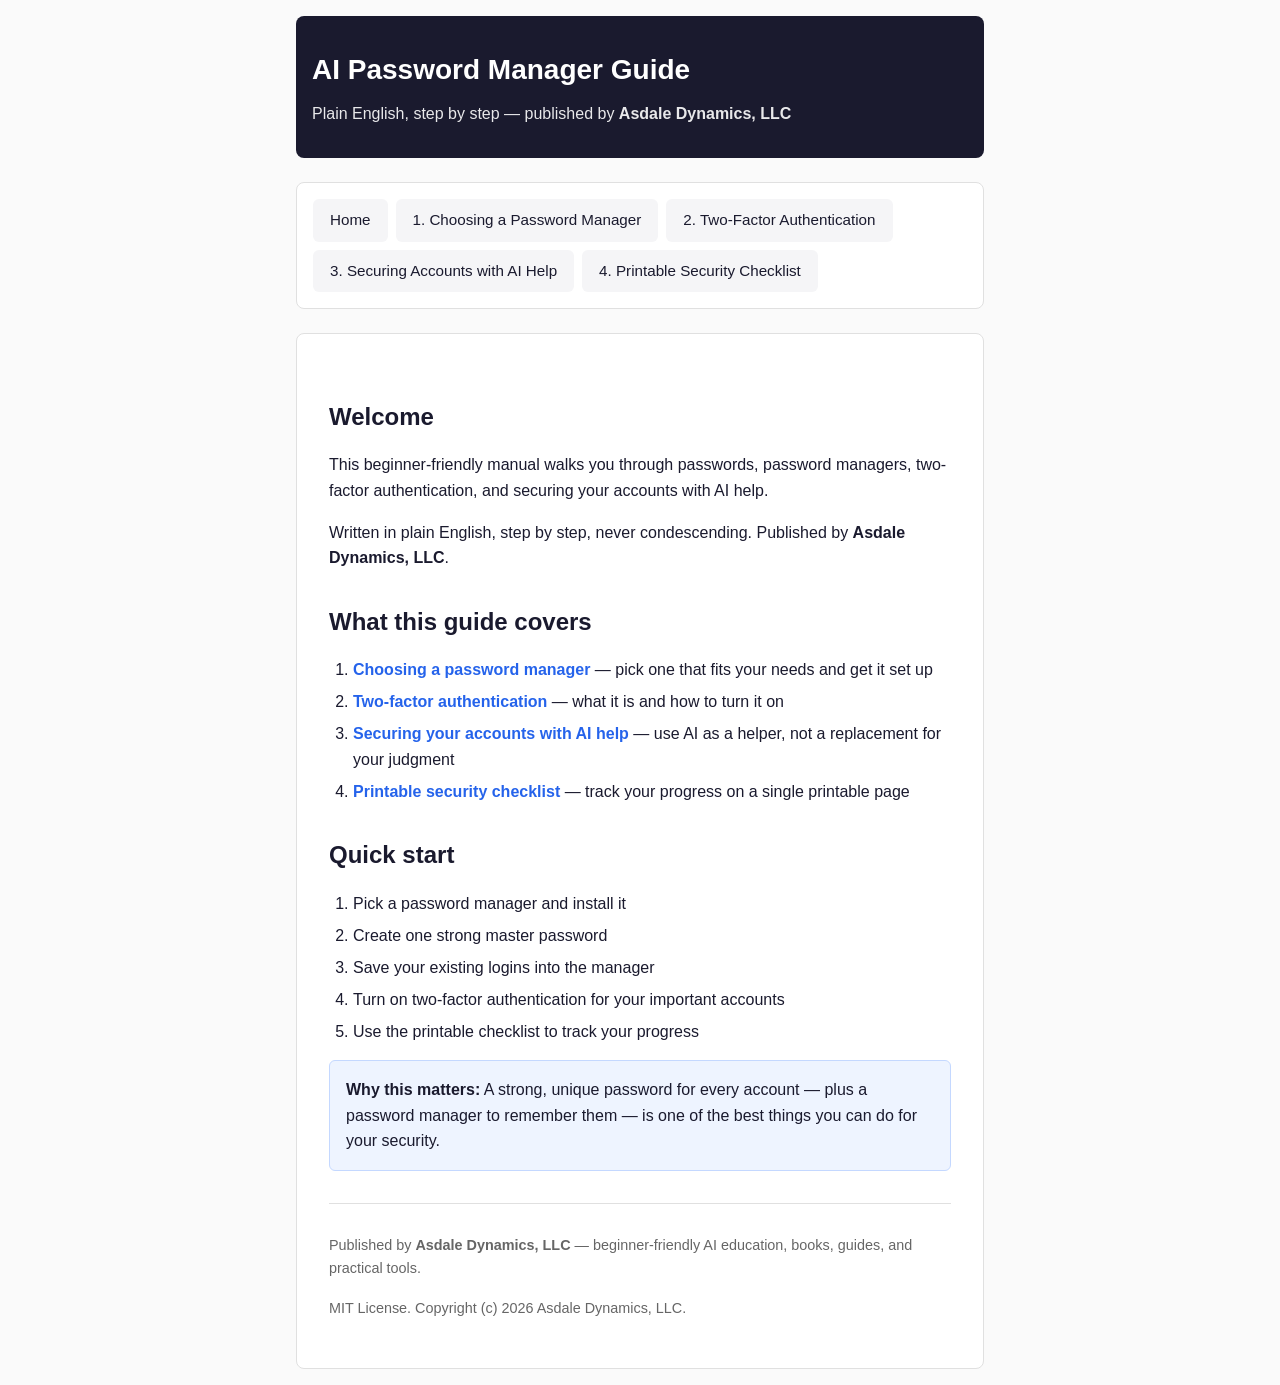
<file: site/index.html>
<!DOCTYPE html>
<html lang="en">
<head>
  <meta charset="UTF-8">
  <meta name="viewport" content="width=device-width, initial-scale=1.0">
  <title>AI Password Manager Guide | Asdale Dynamics, LLC</title>
  <link rel="stylesheet" href="assets/css/style.css">
</head>
<body>
  <header>
    <h1>AI Password Manager Guide</h1>
    <p>Plain English, step by step &mdash; published by <strong>Asdale Dynamics, LLC</strong></p>
  </header>

  <nav>
    <ul>
      <li><a href="index.html">Home</a></li>
      <li><a href="choosing-a-password-manager.html">1. Choosing a Password Manager</a></li>
      <li><a href="two-factor-authentication.html">2. Two-Factor Authentication</a></li>
      <li><a href="securing-accounts-with-ai.html">3. Securing Accounts with AI Help</a></li>
      <li><a href="security-checklist.html">4. Printable Security Checklist</a></li>
    </ul>
  </nav>

  <main>
    <h2>Welcome</h2>

    <p>This beginner-friendly manual walks you through passwords, password managers, two-factor authentication, and securing your accounts with AI help.</p>

    <p>Written in plain English, step by step, never condescending. Published by <strong>Asdale Dynamics, LLC</strong>.</p>

    <h2>What this guide covers</h2>

    <ol>
      <li><strong><a href="choosing-a-password-manager.html">Choosing a password manager</a></strong> &mdash; pick one that fits your needs and get it set up</li>
      <li><strong><a href="two-factor-authentication.html">Two-factor authentication</a></strong> &mdash; what it is and how to turn it on</li>
      <li><strong><a href="securing-accounts-with-ai.html">Securing your accounts with AI help</a></strong> &mdash; use AI as a helper, not a replacement for your judgment</li>
      <li><strong><a href="security-checklist.html">Printable security checklist</a></strong> &mdash; track your progress on a single printable page</li>
    </ol>

    <h2>Quick start</h2>

    <ol>
      <li>Pick a password manager and install it</li>
      <li>Create one strong master password</li>
      <li>Save your existing logins into the manager</li>
      <li>Turn on two-factor authentication for your important accounts</li>
      <li>Use the printable checklist to track your progress</li>
    </ol>

    <div class="tip">
      <strong>Why this matters:</strong> A strong, unique password for every account &mdash; plus a password manager to remember them &mdash; is one of the best things you can do for your security.
    </div>

    <footer>
      <p>Published by <strong>Asdale Dynamics, LLC</strong> &mdash; beginner-friendly AI education, books, guides, and practical tools.</p>
      <p>MIT License. Copyright (c) 2026 Asdale Dynamics, LLC.</p>
    </footer>
  </main>

  <script src="assets/js/main.js"></script>
</body>
</html>
</file>
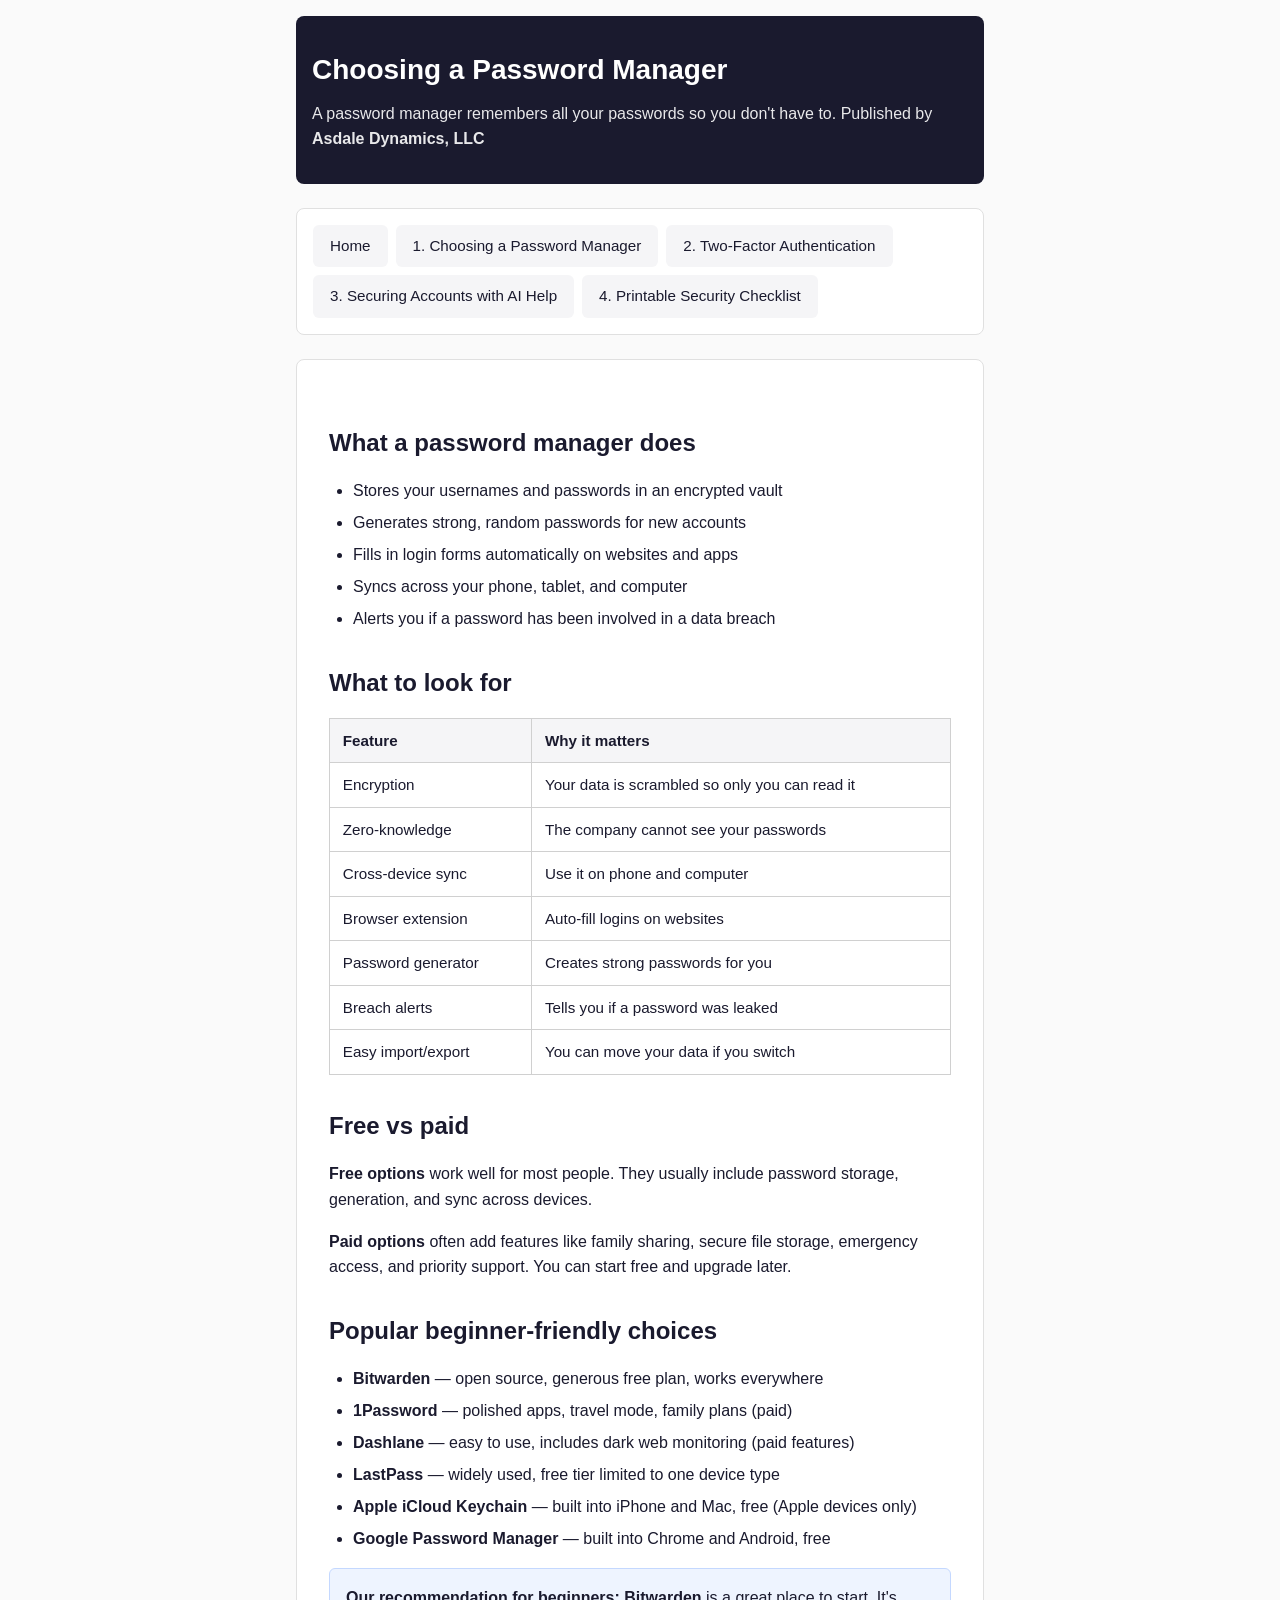
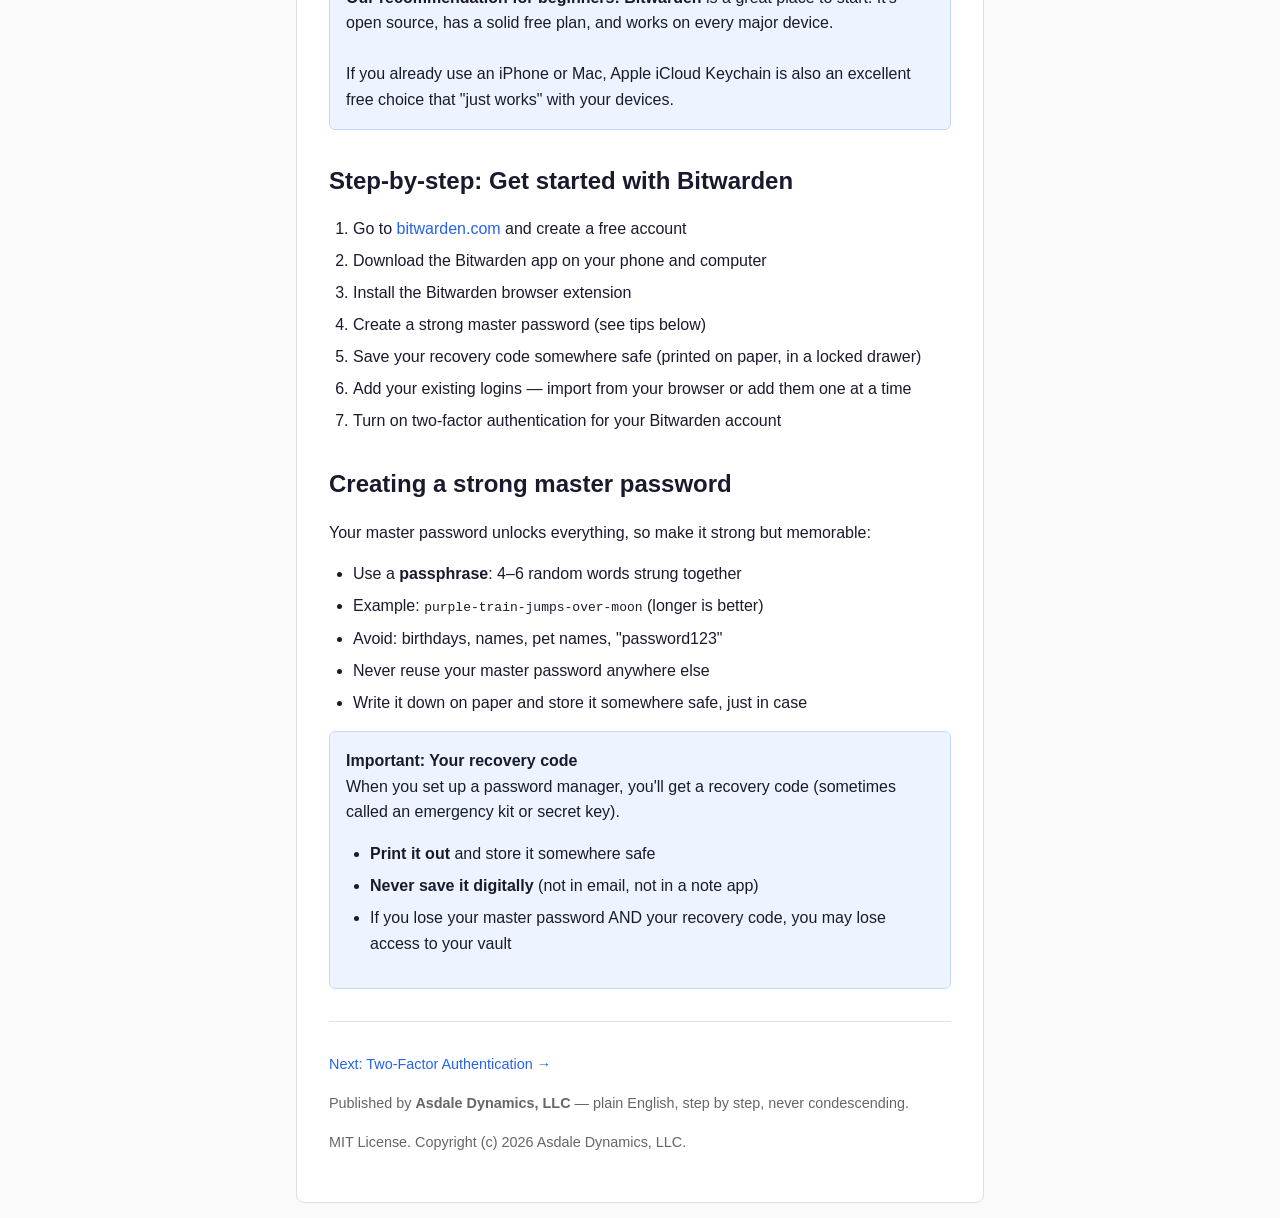
<file: site/choosing-a-password-manager.html>
<!DOCTYPE html>
<html lang="en">
<head>
  <meta charset="UTF-8">
  <meta name="viewport" content="width=device-width, initial-scale=1.0">
  <title>1. Choosing a Password Manager | Asdale Dynamics, LLC</title>
  <link rel="stylesheet" href="assets/css/style.css">
</head>
<body>
  <header>
    <h1>Choosing a Password Manager</h1>
    <p>A password manager remembers all your passwords so you don't have to. Published by <strong>Asdale Dynamics, LLC</strong></p>
  </header>

  <nav>
    <ul>
      <li><a href="index.html">Home</a></li>
      <li><a href="choosing-a-password-manager.html">1. Choosing a Password Manager</a></li>
      <li><a href="two-factor-authentication.html">2. Two-Factor Authentication</a></li>
      <li><a href="securing-accounts-with-ai.html">3. Securing Accounts with AI Help</a></li>
      <li><a href="security-checklist.html">4. Printable Security Checklist</a></li>
    </ul>
  </nav>

  <main>
    <h2>What a password manager does</h2>

    <ul>
      <li>Stores your usernames and passwords in an encrypted vault</li>
      <li>Generates strong, random passwords for new accounts</li>
      <li>Fills in login forms automatically on websites and apps</li>
      <li>Syncs across your phone, tablet, and computer</li>
      <li>Alerts you if a password has been involved in a data breach</li>
    </ul>

    <h2>What to look for</h2>

    <table>
      <thead>
        <tr><th>Feature</th><th>Why it matters</th></tr>
      </thead>
      <tbody>
        <tr><td>Encryption</td><td>Your data is scrambled so only you can read it</td></tr>
        <tr><td>Zero-knowledge</td><td>The company cannot see your passwords</td></tr>
        <tr><td>Cross-device sync</td><td>Use it on phone and computer</td></tr>
        <tr><td>Browser extension</td><td>Auto-fill logins on websites</td></tr>
        <tr><td>Password generator</td><td>Creates strong passwords for you</td></tr>
        <tr><td>Breach alerts</td><td>Tells you if a password was leaked</td></tr>
        <tr><td>Easy import/export</td><td>You can move your data if you switch</td></tr>
      </tbody>
    </table>

    <h2>Free vs paid</h2>

    <p><strong>Free options</strong> work well for most people. They usually include password storage, generation, and sync across devices.</p>

    <p><strong>Paid options</strong> often add features like family sharing, secure file storage, emergency access, and priority support. You can start free and upgrade later.</p>

    <h2>Popular beginner-friendly choices</h2>

    <ul>
      <li><strong>Bitwarden</strong> &mdash; open source, generous free plan, works everywhere</li>
      <li><strong>1Password</strong> &mdash; polished apps, travel mode, family plans (paid)</li>
      <li><strong>Dashlane</strong> &mdash; easy to use, includes dark web monitoring (paid features)</li>
      <li><strong>LastPass</strong> &mdash; widely used, free tier limited to one device type</li>
      <li><strong>Apple iCloud Keychain</strong> &mdash; built into iPhone and Mac, free (Apple devices only)</li>
      <li><strong>Google Password Manager</strong> &mdash; built into Chrome and Android, free</li>
    </ul>

    <div class="tip">
      <strong>Our recommendation for beginners:</strong> <strong>Bitwarden</strong> is a great place to start. It's open source, has a solid free plan, and works on every major device.<br>
      <br>
      If you already use an iPhone or Mac, Apple iCloud Keychain is also an excellent free choice that "just works" with your devices.
    </div>

    <h2>Step-by-step: Get started with Bitwarden</h2>

    <ol>
      <li>Go to <a href="https://bitwarden.com" target="_blank" rel="noopener">bitwarden.com</a> and create a free account</li>
      <li>Download the Bitwarden app on your phone and computer</li>
      <li>Install the Bitwarden browser extension</li>
      <li>Create a strong master password (see tips below)</li>
      <li>Save your recovery code somewhere safe (printed on paper, in a locked drawer)</li>
      <li>Add your existing logins &mdash; import from your browser or add them one at a time</li>
      <li>Turn on two-factor authentication for your Bitwarden account</li>
    </ol>

    <h2>Creating a strong master password</h2>

    <p>Your master password unlocks everything, so make it strong but memorable:</p>

    <ul>
      <li>Use a <strong>passphrase</strong>: 4&ndash;6 random words strung together</li>
      <li>Example: <code>purple-train-jumps-over-moon</code> (longer is better)</li>
      <li>Avoid: birthdays, names, pet names, "password123"</li>
      <li>Never reuse your master password anywhere else</li>
      <li>Write it down on paper and store it somewhere safe, just in case</li>
    </ul>

    <div class="tip">
      <strong>Important: Your recovery code</strong><br>
      When you set up a password manager, you'll get a recovery code (sometimes called an emergency kit or secret key).<br>
      <ul>
        <li><strong>Print it out</strong> and store it somewhere safe</li>
        <li><strong>Never save it digitally</strong> (not in email, not in a note app)</li>
        <li>If you lose your master password AND your recovery code, you may lose access to your vault</li>
      </ul>
    </div>

    <footer>
      <p><a href="two-factor-authentication.html">Next: Two-Factor Authentication &rarr;</a></p>
      <p>Published by <strong>Asdale Dynamics, LLC</strong> &mdash; plain English, step by step, never condescending.</p>
      <p>MIT License. Copyright (c) 2026 Asdale Dynamics, LLC.</p>
    </footer>
  </main>

  <script src="assets/js/main.js"></script>
</body>
</html>
</file>
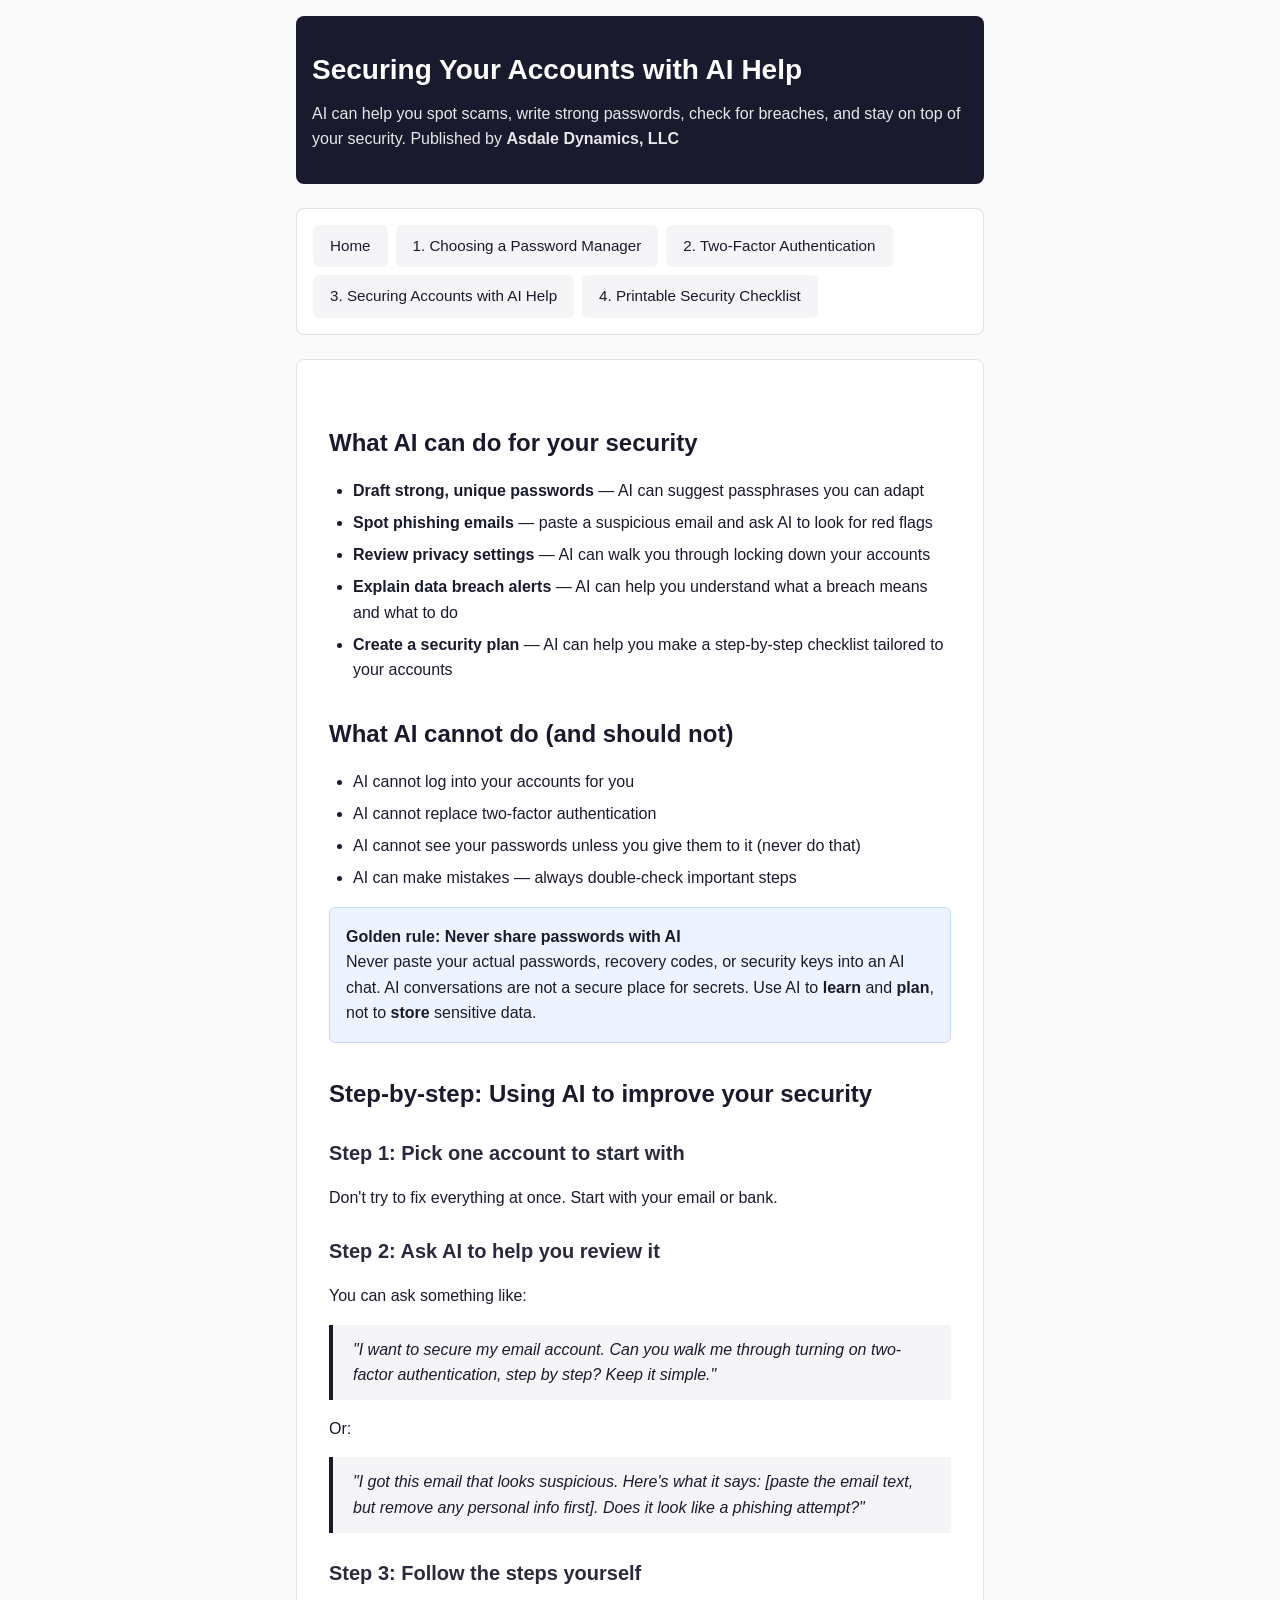
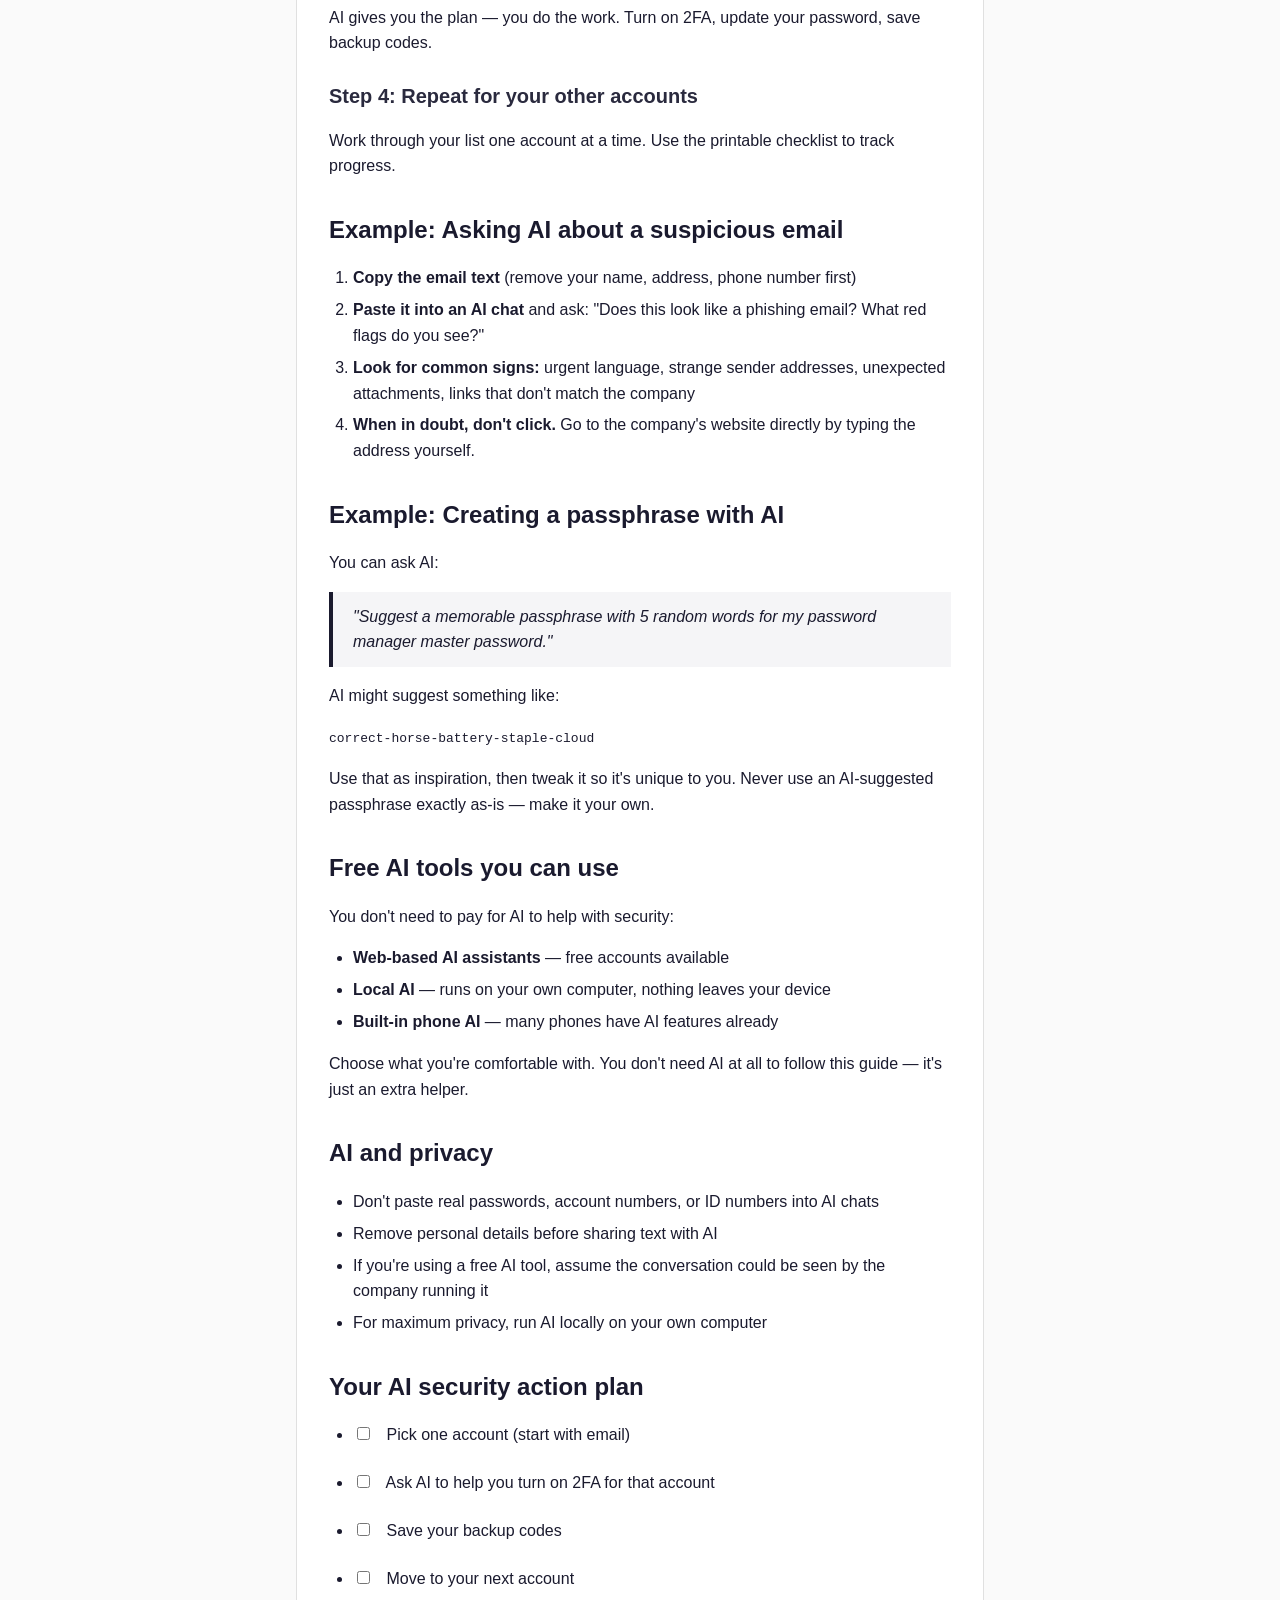
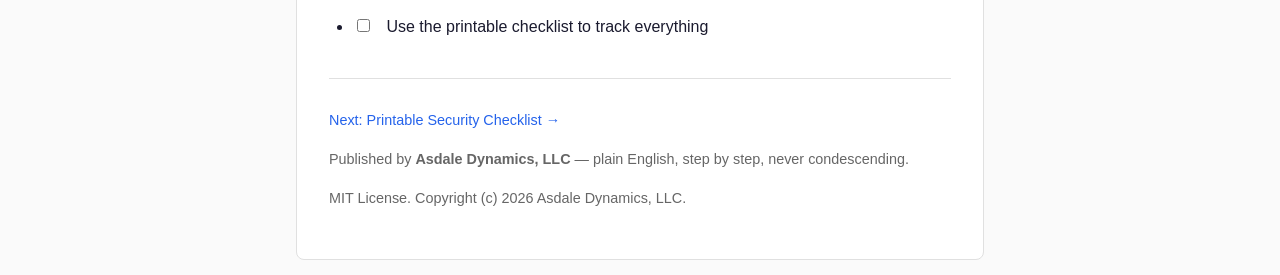
<file: site/securing-accounts-with-ai.html>
<!DOCTYPE html>
<html lang="en">
<head>
  <meta charset="UTF-8">
  <meta name="viewport" content="width=device-width, initial-scale=1.0">
  <title>3. Securing Accounts with AI Help | Asdale Dynamics, LLC</title>
  <link rel="stylesheet" href="assets/css/style.css">
</head>
<body>
  <header>
    <h1>Securing Your Accounts with AI Help</h1>
    <p>AI can help you spot scams, write strong passwords, check for breaches, and stay on top of your security. Published by <strong>Asdale Dynamics, LLC</strong></p>
  </header>

  <nav>
    <ul>
      <li><a href="index.html">Home</a></li>
      <li><a href="choosing-a-password-manager.html">1. Choosing a Password Manager</a></li>
      <li><a href="two-factor-authentication.html">2. Two-Factor Authentication</a></li>
      <li><a href="securing-accounts-with-ai.html">3. Securing Accounts with AI Help</a></li>
      <li><a href="security-checklist.html">4. Printable Security Checklist</a></li>
    </ul>
  </nav>

  <main>
    <h2>What AI can do for your security</h2>

    <ul>
      <li><strong>Draft strong, unique passwords</strong> &mdash; AI can suggest passphrases you can adapt</li>
      <li><strong>Spot phishing emails</strong> &mdash; paste a suspicious email and ask AI to look for red flags</li>
      <li><strong>Review privacy settings</strong> &mdash; AI can walk you through locking down your accounts</li>
      <li><strong>Explain data breach alerts</strong> &mdash; AI can help you understand what a breach means and what to do</li>
      <li><strong>Create a security plan</strong> &mdash; AI can help you make a step-by-step checklist tailored to your accounts</li>
    </ul>

    <h2>What AI cannot do (and should not)</h2>

    <ul>
      <li>AI cannot log into your accounts for you</li>
      <li>AI cannot replace two-factor authentication</li>
      <li>AI cannot see your passwords unless you give them to it (never do that)</li>
      <li>AI can make mistakes &mdash; always double-check important steps</li>
    </ul>

    <div class="tip">
      <strong>Golden rule: Never share passwords with AI</strong><br>
      Never paste your actual passwords, recovery codes, or security keys into an AI chat. AI conversations are not a secure place for secrets. Use AI to <strong>learn</strong> and <strong>plan</strong>, not to <strong>store</strong> sensitive data.
    </div>

    <h2>Step-by-step: Using AI to improve your security</h2>

    <h3>Step 1: Pick one account to start with</h3>
    <p>Don't try to fix everything at once. Start with your email or bank.</p>

    <h3>Step 2: Ask AI to help you review it</h3>
    <p>You can ask something like:</p>
    <blockquote>"I want to secure my email account. Can you walk me through turning on two-factor authentication, step by step? Keep it simple."</blockquote>
    <p>Or:</p>
    <blockquote>"I got this email that looks suspicious. Here's what it says: [paste the email text, but remove any personal info first]. Does it look like a phishing attempt?"</blockquote>

    <h3>Step 3: Follow the steps yourself</h3>
    <p>AI gives you the plan &mdash; you do the work. Turn on 2FA, update your password, save backup codes.</p>

    <h3>Step 4: Repeat for your other accounts</h3>
    <p>Work through your list one account at a time. Use the printable checklist to track progress.</p>

    <h2>Example: Asking AI about a suspicious email</h2>

    <ol>
      <li><strong>Copy the email text</strong> (remove your name, address, phone number first)</li>
      <li><strong>Paste it into an AI chat</strong> and ask: "Does this look like a phishing email? What red flags do you see?"</li>
      <li><strong>Look for common signs:</strong> urgent language, strange sender addresses, unexpected attachments, links that don't match the company</li>
      <li><strong>When in doubt, don't click.</strong> Go to the company's website directly by typing the address yourself.</li>
    </ol>

    <h2>Example: Creating a passphrase with AI</h2>

    <p>You can ask AI:</p>
    <blockquote>"Suggest a memorable passphrase with 5 random words for my password manager master password."</blockquote>

    <p>AI might suggest something like:</p>
    <code>correct-horse-battery-staple-cloud</code>

    <p>Use that as inspiration, then tweak it so it's unique to you. Never use an AI-suggested passphrase exactly as-is &mdash; make it your own.</p>

    <h2>Free AI tools you can use</h2>

    <p>You don't need to pay for AI to help with security:</p>

    <ul>
      <li><strong>Web-based AI assistants</strong> &mdash; free accounts available</li>
      <li><strong>Local AI</strong> &mdash; runs on your own computer, nothing leaves your device</li>
      <li><strong>Built-in phone AI</strong> &mdash; many phones have AI features already</li>
    </ul>

    <p>Choose what you're comfortable with. You don't need AI at all to follow this guide &mdash; it's just an extra helper.</p>

    <h2>AI and privacy</h2>

    <ul>
      <li>Don't paste real passwords, account numbers, or ID numbers into AI chats</li>
      <li>Remove personal details before sharing text with AI</li>
      <li>If you're using a free AI tool, assume the conversation could be seen by the company running it</li>
      <li>For maximum privacy, run AI locally on your own computer</li>
    </ul>

    <h2>Your AI security action plan</h2>

    <ul class="checklist-item">
      <li><input type="checkbox" id="ai-pick-account"> <label for="ai-pick-account">Pick one account (start with email)</label></li>
    </ul>
    <ul class="checklist-item">
      <li><input type="checkbox" id="ai-2fa-help"> <label for="ai-2fa-help">Ask AI to help you turn on 2FA for that account</label></li>
    </ul>
    <ul class="checklist-item">
      <li><input type="checkbox" id="ai-backup-codes"> <label for="ai-backup-codes">Save your backup codes</label></li>
    </ul>
    <ul class="checklist-item">
      <li><input type="checkbox" id="ai-next-account"> <label for="ai-next-account">Move to your next account</label></li>
    </ul>
    <ul class="checklist-item">
      <li><input type="checkbox" id="ai-checklist"> <label for="ai-checklist">Use the printable checklist to track everything</label></li>
    </ul>

    <footer>
      <p><a href="security-checklist.html">Next: Printable Security Checklist &rarr;</a></p>
      <p>Published by <strong>Asdale Dynamics, LLC</strong> &mdash; plain English, step by step, never condescending.</p>
      <p>MIT License. Copyright (c) 2026 Asdale Dynamics, LLC.</p>
    </footer>
  </main>

  <script src="assets/js/main.js"></script>
</body>
</html>
</file>
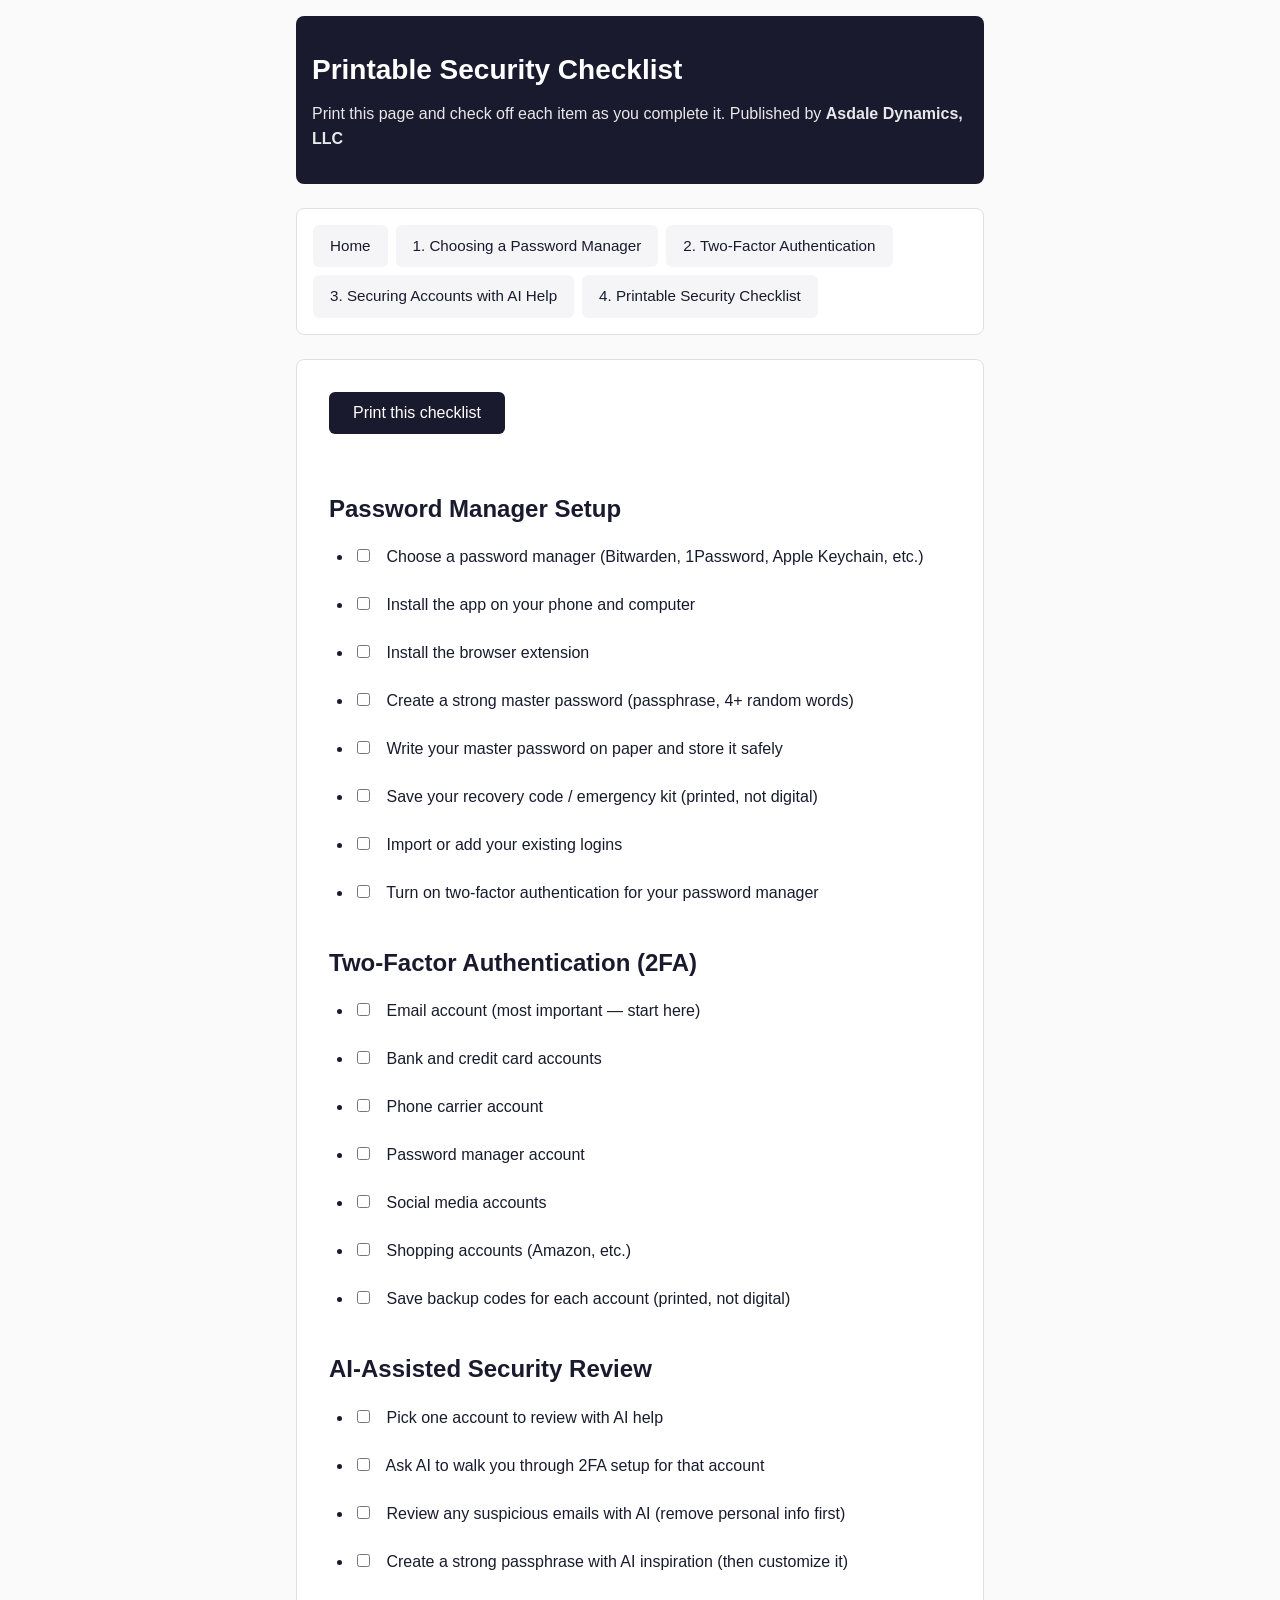
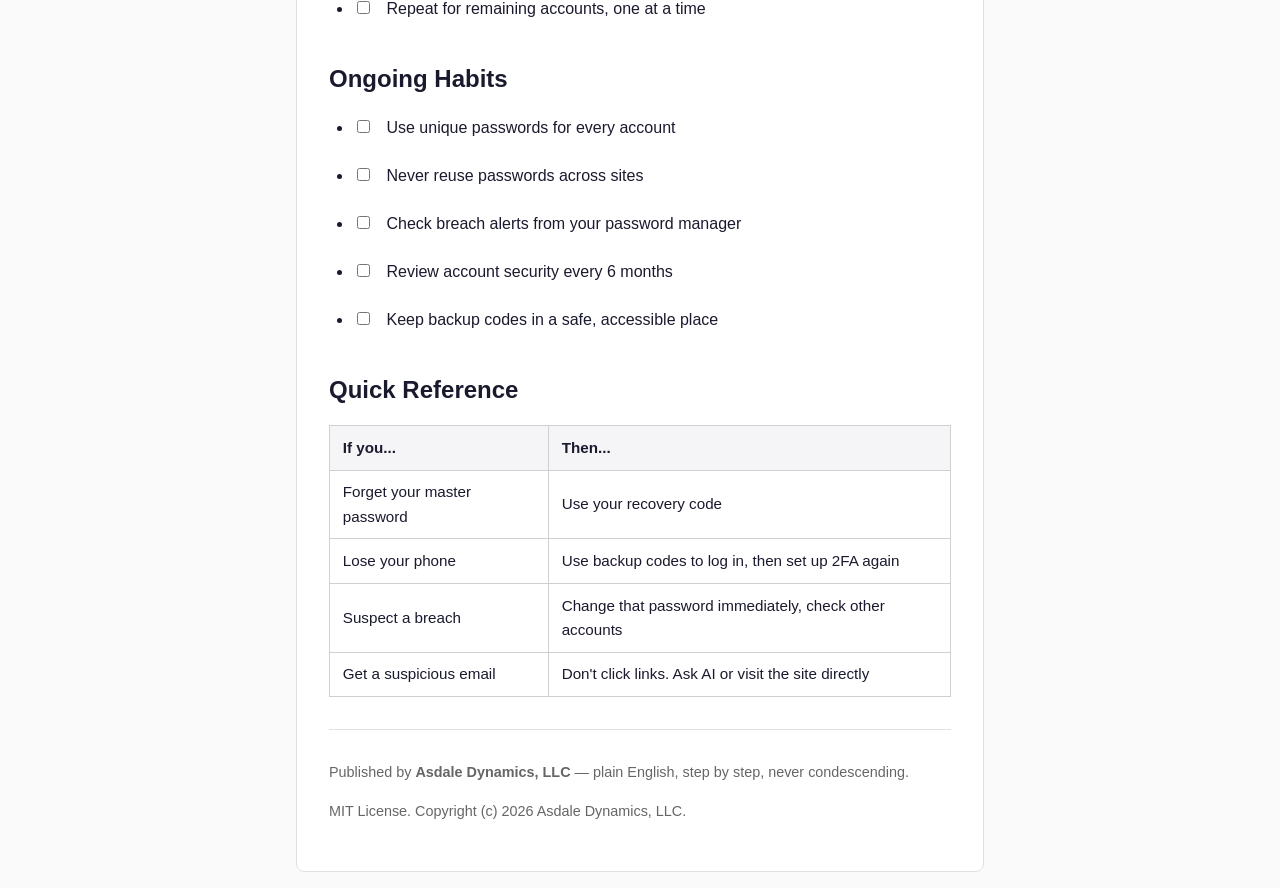
<file: site/security-checklist.html>
<!DOCTYPE html>
<html lang="en">
<head>
  <meta charset="UTF-8">
  <meta name="viewport" content="width=device-width, initial-scale=1.0">
  <title>4. Printable Security Checklist | Asdale Dynamics, LLC</title>
  <link rel="stylesheet" href="assets/css/style.css">
  <style>
    @media print {
      .no-print { display: none !important; }
      .print-only { display: block !important; }
      body { font-size: 11pt; background: #fff; }
      header, nav, footer { display: none !important; }
      main { border: none; box-shadow: none; padding: 0; }
      .checklist-item { break-inside: avoid; margin-bottom: 0.75rem; }
      h2 { break-after: avoid; page-break-after: avoid; }
      h3 { break-after: avoid; page-break-after: avoid; }
    }
  </style>
</head>
<body>
  <header class="no-print">
    <h1>Printable Security Checklist</h1>
    <p>Print this page and check off each item as you complete it. Published by <strong>Asdale Dynamics, LLC</strong></p>
  </header>

  <nav class="no-print">
    <ul>
      <li><a href="index.html">Home</a></li>
      <li><a href="choosing-a-password-manager.html">1. Choosing a Password Manager</a></li>
      <li><a href="two-factor-authentication.html">2. Two-Factor Authentication</a></li>
      <li><a href="securing-accounts-with-ai.html">3. Securing Accounts with AI Help</a></li>
      <li><a href="security-checklist.html">4. Printable Security Checklist</a></li>
    </ul>
  </nav>

  <main>
    <h1 class="print-only">Security Checklist</h1>
    <p class="print-only">Published by Asdale Dynamics, LLC &mdash; plain English, step by step, never condescending.</p>

    <button id="print-btn" class="no-print" style="padding: 0.75rem 1.5rem; background: #1a1a2e; color: #fff; border: none; border-radius: 6px; cursor: pointer; font-size: 1rem; margin-bottom: 1.5rem;">Print this checklist</button>

    <h2>Password Manager Setup</h2>
    <ul class="checklist-item"><li><input type="checkbox" id="pm-choose"> <label for="pm-choose">Choose a password manager (Bitwarden, 1Password, Apple Keychain, etc.)</label></li></ul>
    <ul class="checklist-item"><li><input type="checkbox" id="pm-install"> <label for="pm-install">Install the app on your phone and computer</label></li></ul>
    <ul class="checklist-item"><li><input type="checkbox" id="pm-extension"> <label for="pm-extension">Install the browser extension</label></li></ul>
    <ul class="checklist-item"><li><input type="checkbox" id="pm-master"> <label for="pm-master">Create a strong master password (passphrase, 4+ random words)</label></li></ul>
    <ul class="checklist-item"><li><input type="checkbox" id="pm-write"> <label for="pm-write">Write your master password on paper and store it safely</label></li></ul>
    <ul class="checklist-item"><li><input type="checkbox" id="pm-recovery"> <label for="pm-recovery">Save your recovery code / emergency kit (printed, not digital)</label></li></ul>
    <ul class="checklist-item"><li><input type="checkbox" id="pm-import"> <label for="pm-import">Import or add your existing logins</label></li></ul>
    <ul class="checklist-item"><li><input type="checkbox" id="pm-2fa"> <label for="pm-2fa">Turn on two-factor authentication for your password manager</label></li></ul>

    <h2>Two-Factor Authentication (2FA)</h2>
    <ul class="checklist-item"><li><input type="checkbox" id="2fa-email"> <label for="2fa-email">Email account (most important &mdash; start here)</label></li></ul>
    <ul class="checklist-item"><li><input type="checkbox" id="2fa-bank"> <label for="2fa-bank">Bank and credit card accounts</label></li></ul>
    <ul class="checklist-item"><li><input type="checkbox" id="2fa-carrier"> <label for="2fa-carrier">Phone carrier account</label></li></ul>
    <ul class="checklist-item"><li><input type="checkbox" id="2fa-pm"> <label for="2fa-pm">Password manager account</label></li></ul>
    <ul class="checklist-item"><li><input type="checkbox" id="2fa-social"> <label for="2fa-social">Social media accounts</label></li></ul>
    <ul class="checklist-item"><li><input type="checkbox" id="2fa-shopping"> <label for="2fa-shopping">Shopping accounts (Amazon, etc.)</label></li></ul>
    <ul class="checklist-item"><li><input type="checkbox" id="2fa-backup"> <label for="2fa-backup">Save backup codes for each account (printed, not digital)</label></li></ul>

    <h2>AI-Assisted Security Review</h2>
    <ul class="checklist-item"><li><input type="checkbox" id="ai-review"> <label for="ai-review">Pick one account to review with AI help</label></li></ul>
    <ul class="checklist-item"><li><input type="checkbox" id="ai-2fa-walkthrough"> <label for="ai-2fa-walkthrough">Ask AI to walk you through 2FA setup for that account</label></li></ul>
    <ul class="checklist-item"><li><input type="checkbox" id="ai-phishing"> <label for="ai-phishing">Review any suspicious emails with AI (remove personal info first)</label></li></ul>
    <ul class="checklist-item"><li><input type="checkbox" id="ai-passphrase"> <label for="ai-passphrase">Create a strong passphrase with AI inspiration (then customize it)</label></li></ul>
    <ul class="checklist-item"><li><input type="checkbox" id="ai-repeat"> <label for="ai-repeat">Repeat for remaining accounts, one at a time</label></li></ul>

    <h2>Ongoing Habits</h2>
    <ul class="checklist-item"><li><input type="checkbox" id="habit-unique"> <label for="habit-unique">Use unique passwords for every account</label></li></ul>
    <ul class="checklist-item"><li><input type="checkbox" id="habit-no-reuse"> <label for="habit-no-reuse">Never reuse passwords across sites</label></li></ul>
    <ul class="checklist-item"><li><input type="checkbox" id="habit-breach"> <label for="habit-breach">Check breach alerts from your password manager</label></li></ul>
    <ul class="checklist-item"><li><input type="checkbox" id="habit-review"> <label for="habit-review">Review account security every 6 months</label></li></ul>
    <ul class="checklist-item"><li><input type="checkbox" id="habit-codes"> <label for="habit-codes">Keep backup codes in a safe, accessible place</label></li></ul>

    <h2>Quick Reference</h2>
    <table>
      <thead>
        <tr><th>If you...</th><th>Then...</th></tr>
      </thead>
      <tbody>
        <tr><td>Forget your master password</td><td>Use your recovery code</td></tr>
        <tr><td>Lose your phone</td><td>Use backup codes to log in, then set up 2FA again</td></tr>
        <tr><td>Suspect a breach</td><td>Change that password immediately, check other accounts</td></tr>
        <tr><td>Get a suspicious email</td><td>Don't click links. Ask AI or visit the site directly</td></tr>
      </tbody>
    </table>

    <p class="print-only"><strong>Remember:</strong> You don't have to do this all at once. One account at a time is fine.</p>

    <footer class="no-print">
      <p>Published by <strong>Asdale Dynamics, LLC</strong> &mdash; plain English, step by step, never condescending.</p>
      <p>MIT License. Copyright (c) 2026 Asdale Dynamics, LLC.</p>
    </footer>
  </main>

  <script src="assets/js/main.js"></script>
</body>
</html>
</file>
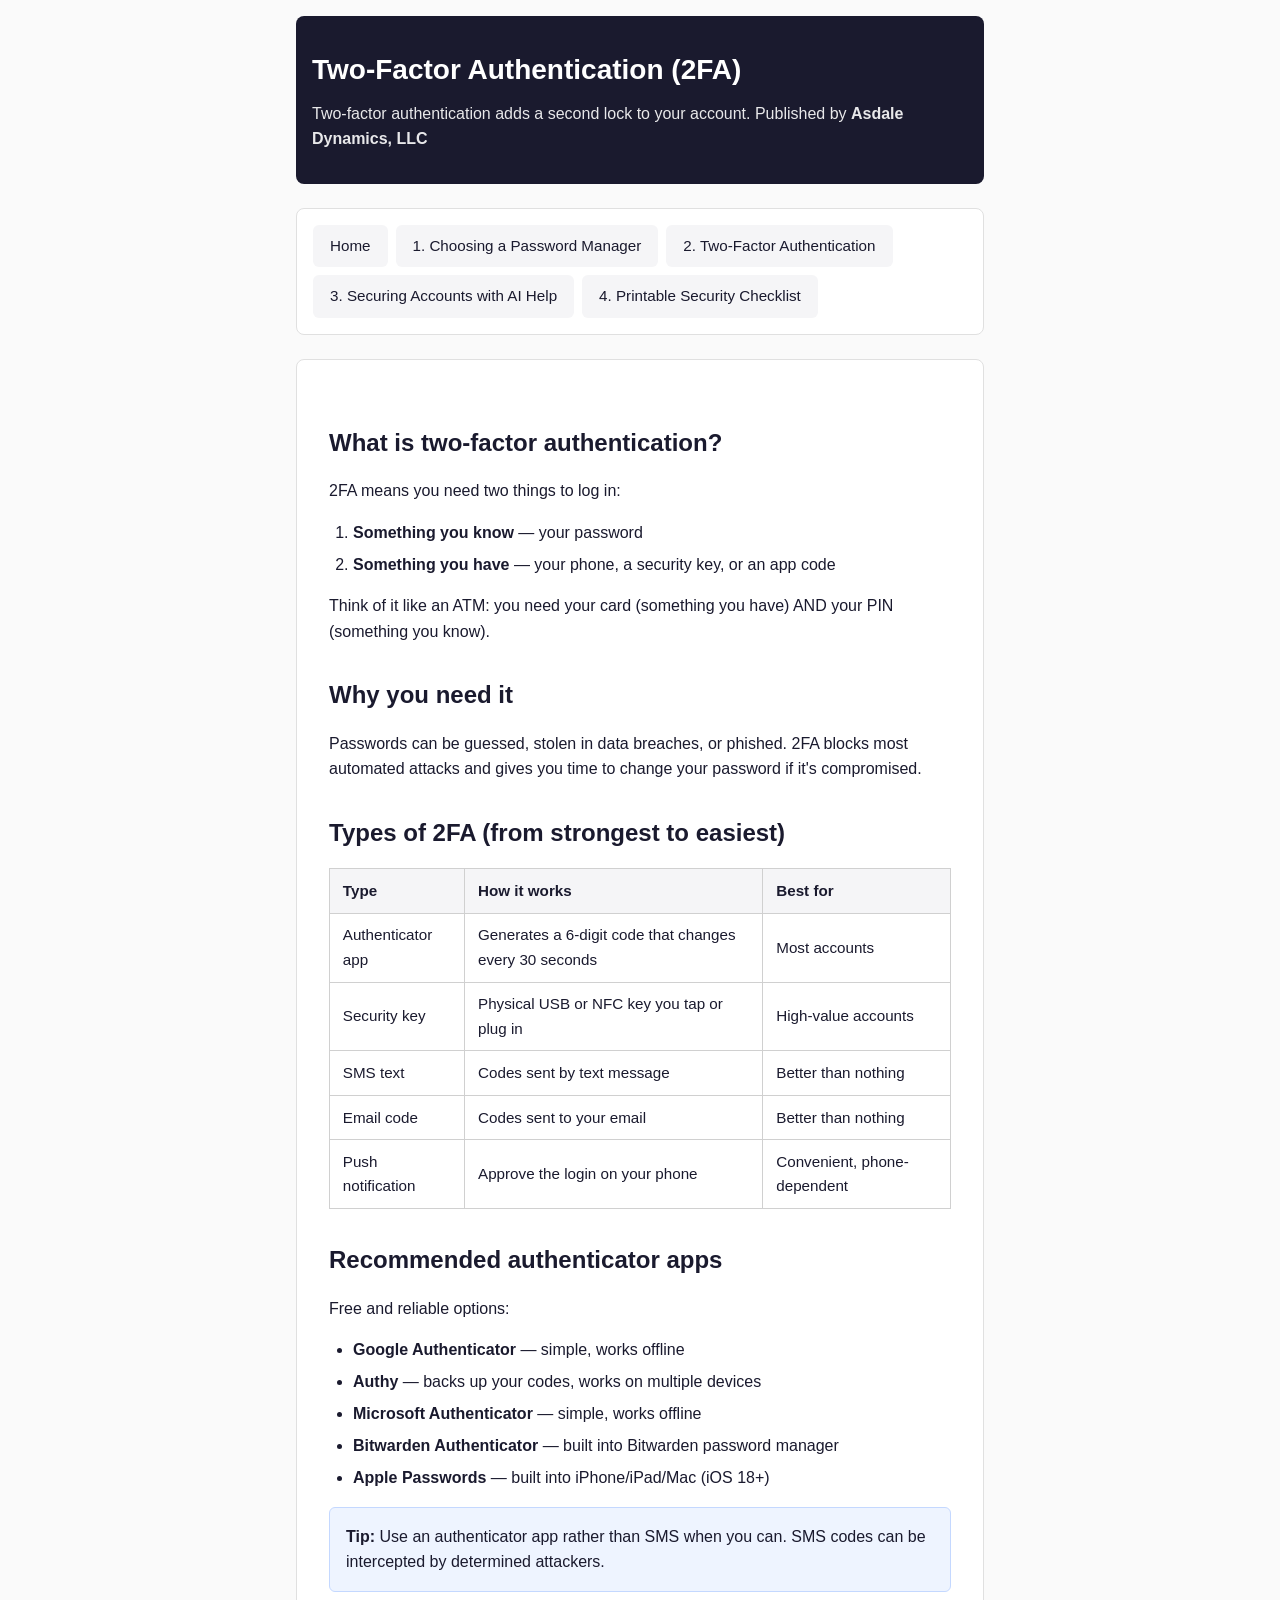
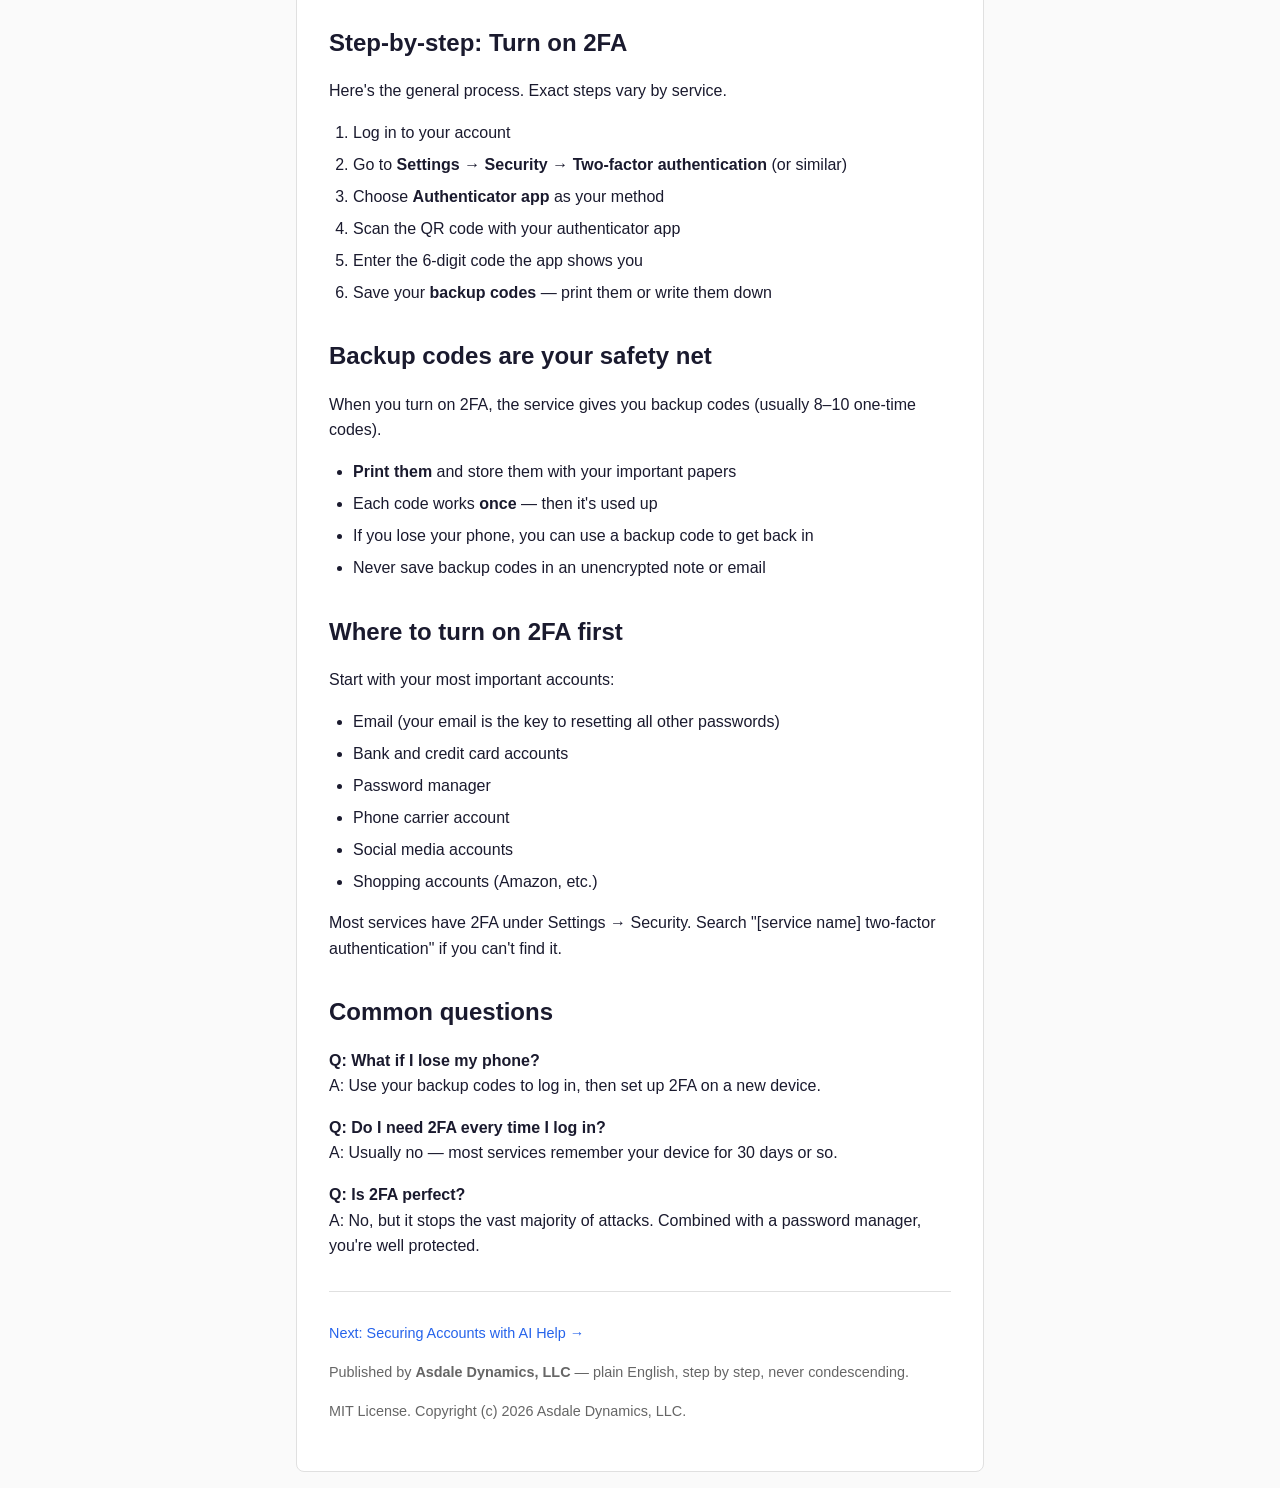
<file: site/two-factor-authentication.html>
<!DOCTYPE html>
<html lang="en">
<head>
  <meta charset="UTF-8">
  <meta name="viewport" content="width=device-width, initial-scale=1.0">
  <title>2. Two-Factor Authentication | Asdale Dynamics, LLC</title>
  <link rel="stylesheet" href="assets/css/style.css">
</head>
<body>
  <header>
    <h1>Two-Factor Authentication (2FA)</h1>
    <p>Two-factor authentication adds a second lock to your account. Published by <strong>Asdale Dynamics, LLC</strong></p>
  </header>

  <nav>
    <ul>
      <li><a href="index.html">Home</a></li>
      <li><a href="choosing-a-password-manager.html">1. Choosing a Password Manager</a></li>
      <li><a href="two-factor-authentication.html">2. Two-Factor Authentication</a></li>
      <li><a href="securing-accounts-with-ai.html">3. Securing Accounts with AI Help</a></li>
      <li><a href="security-checklist.html">4. Printable Security Checklist</a></li>
    </ul>
  </nav>

  <main>
    <h2>What is two-factor authentication?</h2>

    <p>2FA means you need two things to log in:</p>

    <ol>
      <li><strong>Something you know</strong> &mdash; your password</li>
      <li><strong>Something you have</strong> &mdash; your phone, a security key, or an app code</li>
    </ol>

    <p>Think of it like an ATM: you need your card (something you have) AND your PIN (something you know).</p>

    <h2>Why you need it</h2>

    <p>Passwords can be guessed, stolen in data breaches, or phished. 2FA blocks most automated attacks and gives you time to change your password if it's compromised.</p>

    <h2>Types of 2FA (from strongest to easiest)</h2>

    <table>
      <thead>
        <tr><th>Type</th><th>How it works</th><th>Best for</th></tr>
      </thead>
      <tbody>
        <tr><td>Authenticator app</td><td>Generates a 6-digit code that changes every 30 seconds</td><td>Most accounts</td></tr>
        <tr><td>Security key</td><td>Physical USB or NFC key you tap or plug in</td><td>High-value accounts</td></tr>
        <tr><td>SMS text</td><td>Codes sent by text message</td><td>Better than nothing</td></tr>
        <tr><td>Email code</td><td>Codes sent to your email</td><td>Better than nothing</td></tr>
        <tr><td>Push notification</td><td>Approve the login on your phone</td><td>Convenient, phone-dependent</td></tr>
      </tbody>
    </table>

    <h2>Recommended authenticator apps</h2>

    <p>Free and reliable options:</p>

    <ul>
      <li><strong>Google Authenticator</strong> &mdash; simple, works offline</li>
      <li><strong>Authy</strong> &mdash; backs up your codes, works on multiple devices</li>
      <li><strong>Microsoft Authenticator</strong> &mdash; simple, works offline</li>
      <li><strong>Bitwarden Authenticator</strong> &mdash; built into Bitwarden password manager</li>
      <li><strong>Apple Passwords</strong> &mdash; built into iPhone/iPad/Mac (iOS 18+)</li>
    </ul>

    <div class="tip">
      <strong>Tip:</strong> Use an authenticator app rather than SMS when you can. SMS codes can be intercepted by determined attackers.
    </div>

    <h2>Step-by-step: Turn on 2FA</h2>

    <p>Here's the general process. Exact steps vary by service.</p>

    <ol>
      <li>Log in to your account</li>
      <li>Go to <strong>Settings</strong> &rarr; <strong>Security</strong> &rarr; <strong>Two-factor authentication</strong> (or similar)</li>
      <li>Choose <strong>Authenticator app</strong> as your method</li>
      <li>Scan the QR code with your authenticator app</li>
      <li>Enter the 6-digit code the app shows you</li>
      <li>Save your <strong>backup codes</strong> &mdash; print them or write them down</li>
    </ol>

    <h2>Backup codes are your safety net</h2>

    <p>When you turn on 2FA, the service gives you backup codes (usually 8&ndash;10 one-time codes).</p>

    <ul>
      <li><strong>Print them</strong> and store them with your important papers</li>
      <li>Each code works <strong>once</strong> &mdash; then it's used up</li>
      <li>If you lose your phone, you can use a backup code to get back in</li>
      <li>Never save backup codes in an unencrypted note or email</li>
    </ul>

    <h2>Where to turn on 2FA first</h2>

    <p>Start with your most important accounts:</p>

    <ul>
      <li>Email (your email is the key to resetting all other passwords)</li>
      <li>Bank and credit card accounts</li>
      <li>Password manager</li>
      <li>Phone carrier account</li>
      <li>Social media accounts</li>
      <li>Shopping accounts (Amazon, etc.)</li>
    </ul>

    <p>Most services have 2FA under Settings &rarr; Security. Search "[service name] two-factor authentication" if you can't find it.</p>

    <h2>Common questions</h2>

    <p><strong>Q: What if I lose my phone?</strong><br>
    A: Use your backup codes to log in, then set up 2FA on a new device.</p>

    <p><strong>Q: Do I need 2FA every time I log in?</strong><br>
    A: Usually no &mdash; most services remember your device for 30 days or so.</p>

    <p><strong>Q: Is 2FA perfect?</strong><br>
    A: No, but it stops the vast majority of attacks. Combined with a password manager, you're well protected.</p>

    <footer>
      <p><a href="securing-accounts-with-ai.html">Next: Securing Accounts with AI Help &rarr;</a></p>
      <p>Published by <strong>Asdale Dynamics, LLC</strong> &mdash; plain English, step by step, never condescending.</p>
      <p>MIT License. Copyright (c) 2026 Asdale Dynamics, LLC.</p>
    </footer>
  </main>

  <script src="assets/js/main.js"></script>
</body>
</html>
</file>
<file: site/assets/css/style.css>
/* Asdale Dynamics, LLC - AI Password Manager Guide */
/* Clean, readable, print-friendly styles */

* {
  box-sizing: border-box;
}

body {
  font-family: -apple-system, BlinkMacSystemFont, "Segoe UI", Roboto, Helvetica, Arial, sans-serif;
  line-height: 1.6;
  color: #1a1a2e;
  max-width: 720px;
  margin: 0 auto;
  padding: 1rem;
  background: #fafafa;
}

header {
  background: #1a1a2e;
  color: #ffffff;
  padding: 2rem 1rem;
  border-radius: 8px;
  margin-bottom: 1.5rem;
}

header h1 {
  margin: 0 0 0.5rem 0;
  font-size: 1.75rem;
}

header p {
  margin: 0;
  opacity: 0.9;
  font-size: 1rem;
}

nav {
  background: #ffffff;
  border: 1px solid #e0e0e0;
  border-radius: 8px;
  padding: 1rem;
  margin-bottom: 1.5rem;
}

nav ul {
  list-style: none;
  margin: 0;
  padding: 0;
  display: flex;
  flex-wrap: wrap;
  gap: 0.5rem;
}

nav li {
  margin: 0;
}

nav a {
  display: block;
  padding: 0.5rem 1rem;
  background: #f5f5f7;
  color: #1a1a2e;
  text-decoration: none;
  border-radius: 6px;
  font-size: 0.95rem;
  border: 1px solid transparent;
}

nav a:hover {
  background: #e8e8ed;
  border-color: #c9c9d6;
}

main {
  background: #ffffff;
  border: 1px solid #e0e0e0;
  border-radius: 8px;
  padding: 2rem;
}

h2 {
  font-size: 1.5rem;
  margin-top: 2rem;
  margin-bottom: 0.75rem;
  color: #1a1a2e;
}

h3 {
  font-size: 1.25rem;
  margin-top: 1.5rem;
  margin-bottom: 0.5rem;
  color: #2a2a3e;
}

p {
  margin-bottom: 1rem;
}

ul, ol {
  margin-bottom: 1rem;
  padding-left: 1.5rem;
}

li {
  margin-bottom: 0.4rem;
}

table {
  width: 100%;
  border-collapse: collapse;
  margin: 1rem 0;
}

th, td {
  border: 1px solid #d0d0d0;
  padding: 0.6rem 0.8rem;
  text-align: left;
  font-size: 0.95rem;
}

th {
  background: #f5f5f7;
  font-weight: 600;
}

blockquote {
  border-left: 4px solid #1a1a2e;
  margin: 1rem 0;
  padding: 0.75rem 1.25rem;
  background: #f5f5f7;
  font-style: italic;
}

.tip {
  background: #eef4ff;
  border: 1px solid #c4d8ff;
  border-radius: 6px;
  padding: 1rem;
  margin: 1rem 0;
}

.tip strong {
  color: #1a1a2e;
}

a {
  color: #2563eb;
  text-decoration: none;
}

a:hover {
  text-decoration: underline;
}

footer {
  margin-top: 2rem;
  padding-top: 1rem;
  border-top: 1px solid #e0e0e0;
  font-size: 0.9rem;
  color: #666;
}

.checklist-item {
  display: flex;
  align-items: start;
  margin-bottom: 0.5rem;
}

.checklist-item input[type="checkbox"] {
  margin-right: 0.75rem;
  margin-top: 0.15rem;
}

.checklist-item label {
  cursor: pointer;
  user-select: none;
}

.print-only {
  display: none;
}

@media print {
  body {
    background: #ffffff;
    font-size: 11pt;
  }

  header, nav, footer, .no-print {
    display: none !important;
  }

  main {
    border: none;
    box-shadow: none;
    padding: 0;
  }

  .print-only {
    display: block;
  }

  a {
    color: #000;
    text-decoration: none;
  }

  .checklist-item {
    break-inside: avoid;
  }

  h2, h3 {
    break-after: avoid;
  }
}
</file>
